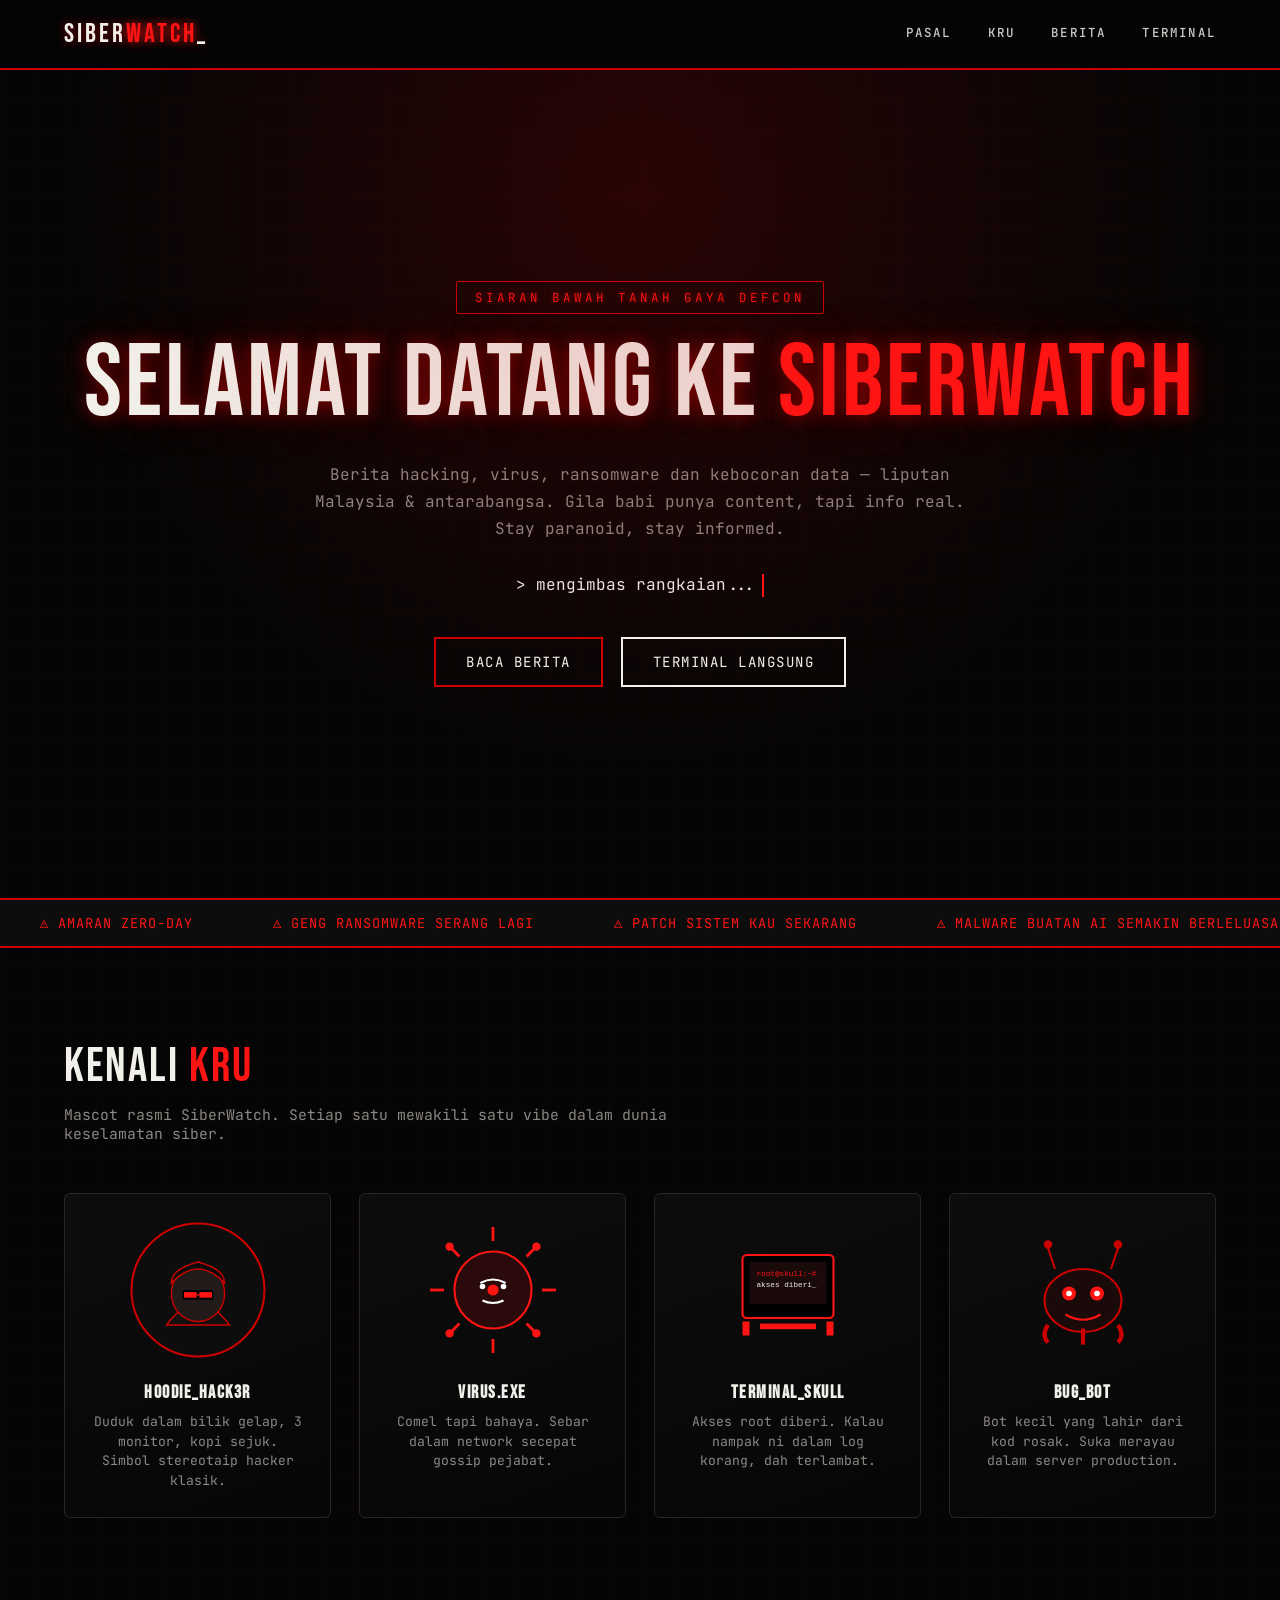
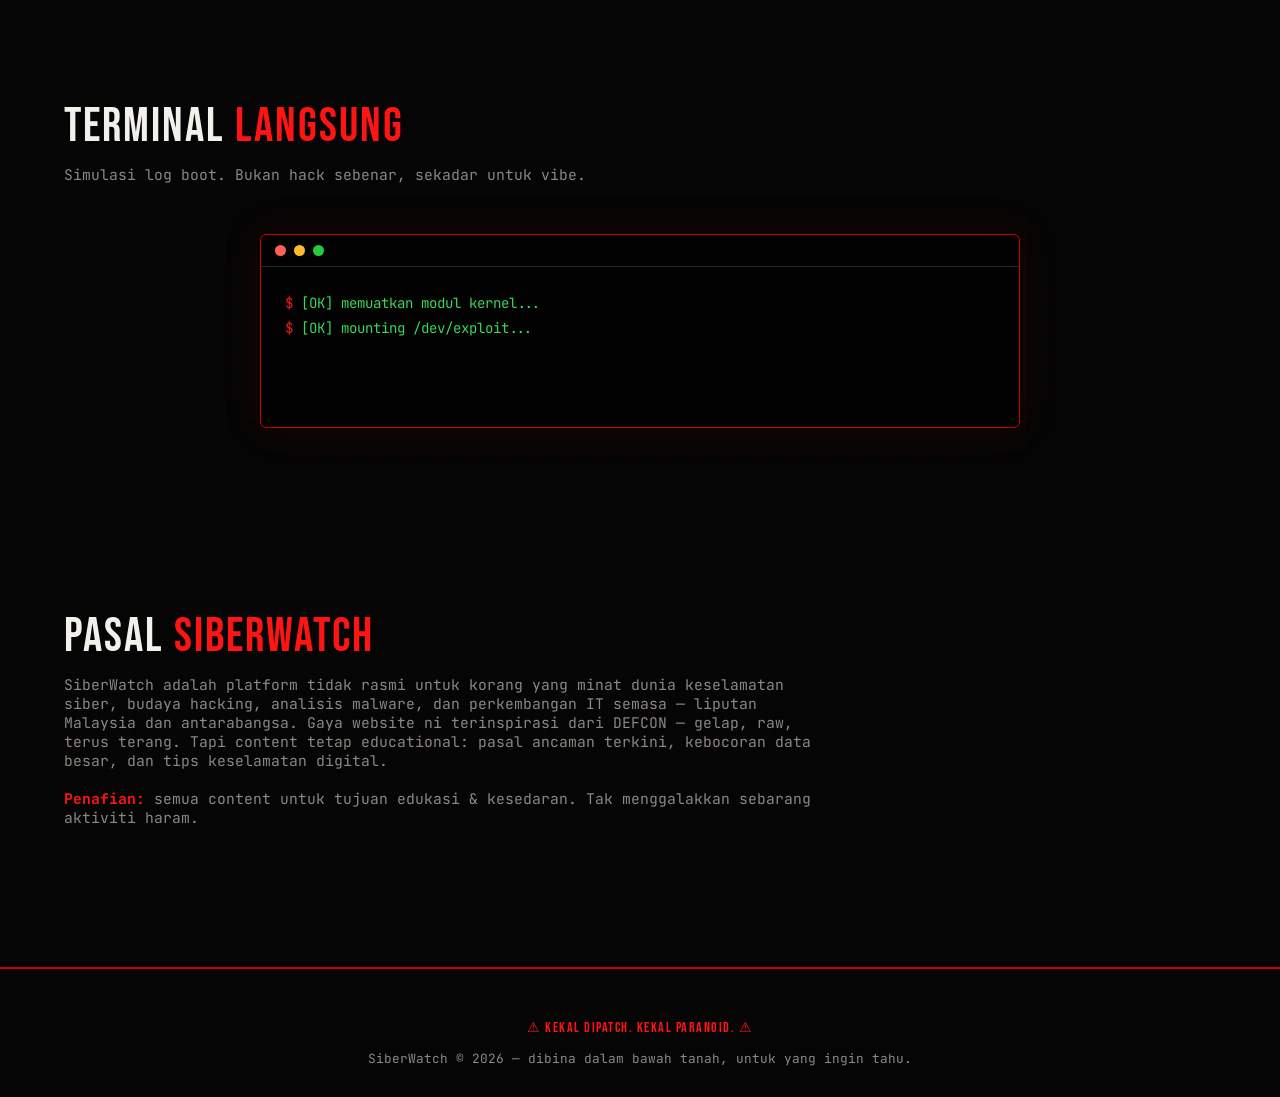
<file: index.html>
<!DOCTYPE html>
<html lang="ms">
<head>
<meta charset="UTF-8">
<meta name="viewport" content="width=device-width, initial-scale=1.0, viewport-fit=cover">
<title>SiberWatch :: Berita Hacking & Kebocoran Data</title>
<meta name="description" content="SiberWatch — sumber berita hacking, virus, ransomware dan kebocoran data, liputan Malaysia & antarabangsa.">
<link rel="preload" href="assets/fonts/bebas-neue-400.ttf" as="font" type="font/ttf" crossorigin>
<link rel="preload" href="assets/fonts/jetbrains-mono-400.ttf" as="font" type="font/ttf" crossorigin>
<link rel="stylesheet" href="css/style.css">
</head>
<body>
<div class="scanlines"></div>

<nav>
  <div class="logo">SIBER<span>WATCH</span>_</div>
  <button class="nav-toggle" id="nav-toggle" aria-label="Buka menu" aria-expanded="false">
    <span></span><span></span><span></span>
  </button>
  <div class="nav-links" id="nav-links">
    <a href="#about">pasal</a>
    <a href="#crew">kru</a>
    <a href="berita.html">berita</a>
    <a href="#terminal">terminal</a>
  </div>
</nav>

<section class="hero">
  <div class="hero-tag">SIARAN BAWAH TANAH GAYA DEFCON</div>
  <h1>SELAMAT DATANG KE <span class="glitch">SIBERWATCH</span></h1>
  <p class="sub">Berita hacking, virus, ransomware dan kebocoran data — liputan Malaysia & antarabangsa. Gila babi punya content, tapi info real. Stay paranoid, stay informed.</p>
  <div id="typed-line">&gt;</div>
  <div class="hero-ctas">
    <button class="btn" onclick="location.href='berita.html'">BACA BERITA</button>
    <button class="btn alt" onclick="document.getElementById('terminal').scrollIntoView({behavior:'smooth'})">TERMINAL LANGSUNG</button>
  </div>
</section>

<div class="ticker-wrap">
  <div class="ticker">
    <span>⚠ AMARAN ZERO-DAY</span>
    <span>⚠ GENG RANSOMWARE SERANG LAGI</span>
    <span>⚠ PATCH SISTEM KAU SEKARANG</span>
    <span>⚠ MALWARE BUATAN AI SEMAKIN BERLELUASA</span>
    <span>⚠ KEBOCORAN DATA: 40 JUTA REKOD TERDEDAH</span>
    <span>⚠ AMARAN ZERO-DAY</span>
    <span>⚠ GENG RANSOMWARE SERANG LAGI</span>
    <span>⚠ PATCH SISTEM KAU SEKARANG</span>
    <span>⚠ MALWARE BUATAN AI SEMAKIN BERLELUASA</span>
    <span>⚠ KEBOCORAN DATA: 40 JUTA REKOD TERDEDAH</span>
  </div>
</div>

<section id="crew">
  <h2 class="section-title">KENALI <span class="accent">KRU</span></h2>
  <p class="section-sub">Mascot rasmi SiberWatch. Setiap satu mewakili satu vibe dalam dunia keselamatan siber.</p>

  <div class="mascot-grid">

    <div class="mascot-card">
      <svg viewBox="0 0 200 200">
        <circle cx="100" cy="100" r="95" fill="#0e0d0d" stroke="#cc0000" stroke-width="3"/>
        <path d="M55 150 Q100 90 145 150 Z" fill="#151010" stroke="#cc0000" stroke-width="2"/>
        <ellipse cx="100" cy="105" rx="38" ry="40" fill="#231a1a" stroke="#cc0000" stroke-width="2"/>
        <path d="M62 90 Q100 50 138 90 Q138 70 100 60 Q62 70 62 90 Z" fill="#0a0a0a" stroke="#cc0000" stroke-width="2"/>
        <rect x="78" y="100" width="44" height="14" rx="3" fill="#000"/>
        <rect x="80" y="103" width="18" height="8" fill="#ff1414"/>
        <rect x="102" y="103" width="18" height="8" fill="#ff1414"/>
        <line x1="98" y1="107" x2="102" y2="107" stroke="#ff1414" stroke-width="2"/>
      </svg>
      <h3>HOODIE_HACK3R</h3>
      <p>Duduk dalam bilik gelap, 3 monitor, kopi sejuk. Simbol stereotaip hacker klasik.</p>
    </div>

    <div class="mascot-card">
      <svg viewBox="0 0 200 200">
        <circle cx="100" cy="100" r="55" fill="#2a0a0a" stroke="#ff1414" stroke-width="3"/>
        <g stroke="#ff1414" stroke-width="4">
          <line x1="100" y1="30" x2="100" y2="10"/>
          <line x1="100" y1="170" x2="100" y2="190"/>
          <line x1="30" y1="100" x2="10" y2="100"/>
          <line x1="170" y1="100" x2="190" y2="100"/>
          <line x1="52" y1="52" x2="38" y2="38"/>
          <line x1="148" y1="148" x2="162" y2="162"/>
          <line x1="52" y1="148" x2="38" y2="162"/>
          <line x1="148" y1="52" x2="162" y2="38"/>
        </g>
        <circle cx="100" cy="100" r="8" fill="#ff1414"/>
        <circle cx="38" cy="38" r="6" fill="#ff1414"/>
        <circle cx="162" cy="162" r="6" fill="#ff1414"/>
        <circle cx="162" cy="38" r="6" fill="#ff1414"/>
        <circle cx="38" cy="162" r="6" fill="#ff1414"/>
        <path d="M82 90 Q100 80 118 90" stroke="#fff" stroke-width="3" fill="none"/>
        <circle cx="85" cy="95" r="4" fill="#fff"/>
        <circle cx="115" cy="95" r="4" fill="#fff"/>
        <path d="M85 115 Q100 122 115 115" stroke="#fff" stroke-width="3" fill="none"/>
      </svg>
      <h3>VIRUS.EXE</h3>
      <p>Comel tapi bahaya. Sebar dalam network secepat gossip pejabat.</p>
    </div>

    <div class="mascot-card">
      <svg viewBox="0 0 200 200">
        <rect x="35" y="50" width="130" height="90" rx="6" fill="#000" stroke="#ff1414" stroke-width="3"/>
        <rect x="45" y="60" width="110" height="60" fill="#1a0a0a"/>
        <text x="55" y="80" fill="#ff1414" font-family="monospace" font-size="11">root@skull:~#</text>
        <text x="55" y="95" fill="#f2f0ea" font-family="monospace" font-size="11">akses diberi_</text>
        <rect x="60" y="148" width="80" height="8" fill="#ff1414"/>
        <rect x="35" y="145" width="10" height="20" fill="#ff1414"/>
        <rect x="155" y="145" width="10" height="20" fill="#ff1414"/>
      </svg>
      <h3>TERMINAL_SKULL</h3>
      <p>Akses root diberi. Kalau nampak ni dalam log korang, dah terlambat.</p>
    </div>

    <div class="mascot-card">
      <svg viewBox="0 0 200 200">
        <ellipse cx="100" cy="115" rx="55" ry="45" fill="#1a0a0a" stroke="#cc0000" stroke-width="3"/>
        <circle cx="80" cy="105" r="10" fill="#ff1414"/>
        <circle cx="120" cy="105" r="10" fill="#ff1414"/>
        <circle cx="80" cy="105" r="4" fill="#fff"/>
        <circle cx="120" cy="105" r="4" fill="#fff"/>
        <path d="M75 135 Q100 150 125 135" stroke="#ff1414" stroke-width="3" fill="none"/>
        <line x1="60" y1="70" x2="50" y2="40" stroke="#cc0000" stroke-width="3"/>
        <line x1="140" y1="70" x2="150" y2="40" stroke="#cc0000" stroke-width="3"/>
        <circle cx="50" cy="35" r="6" fill="#cc0000"/>
        <circle cx="150" cy="35" r="6" fill="#cc0000"/>
        <path d="M50 150 Q40 165 50 175" stroke="#cc0000" stroke-width="6" fill="none"/>
        <path d="M150 150 Q160 165 150 175" stroke="#cc0000" stroke-width="6" fill="none"/>
        <path d="M100 155 Q100 170 100 178" stroke="#cc0000" stroke-width="6" fill="none"/>
      </svg>
      <h3>BUG_BOT</h3>
      <p>Bot kecil yang lahir dari kod rosak. Suka merayau dalam server production.</p>
    </div>

  </div>
</section>

<section id="terminal">
  <h2 class="section-title">TERMINAL <span class="accent">LANGSUNG</span></h2>
  <p class="section-sub">Simulasi log boot. Bukan hack sebenar, sekadar untuk vibe.</p>
  <div class="terminal">
    <div class="terminal-bar">
      <span class="dot-red"></span><span class="dot-yellow"></span><span class="dot-green"></span>
    </div>
    <div class="terminal-body" id="boot-log"></div>
  </div>
</section>

<section id="about">
  <h2 class="section-title">PASAL <span class="accent">SIBERWATCH</span></h2>
  <p class="section-sub" style="max-width:760px">
    SiberWatch adalah platform tidak rasmi untuk korang yang minat dunia keselamatan siber, budaya hacking, analisis malware, dan perkembangan IT semasa — liputan Malaysia dan antarabangsa.
    Gaya website ni terinspirasi dari DEFCON — gelap, raw, terus terang. Tapi content tetap educational: pasal ancaman terkini, kebocoran data besar, dan tips keselamatan digital.
    <br><br>
    <strong style="color:var(--red-bright)">Penafian:</strong> semua content untuk tujuan edukasi & kesedaran. Tak menggalakkan sebarang aktiviti haram.
  </p>
</section>

<footer>
  <div class="warn">⚠ KEKAL DIPATCH. KEKAL PARANOID. ⚠</div>
  <p>SiberWatch © 2026 — dibina dalam bawah tanah, untuk yang ingin tahu.</p>
</footer>

<script src="js/main.js" defer></script>
</body>
</html>
</file>
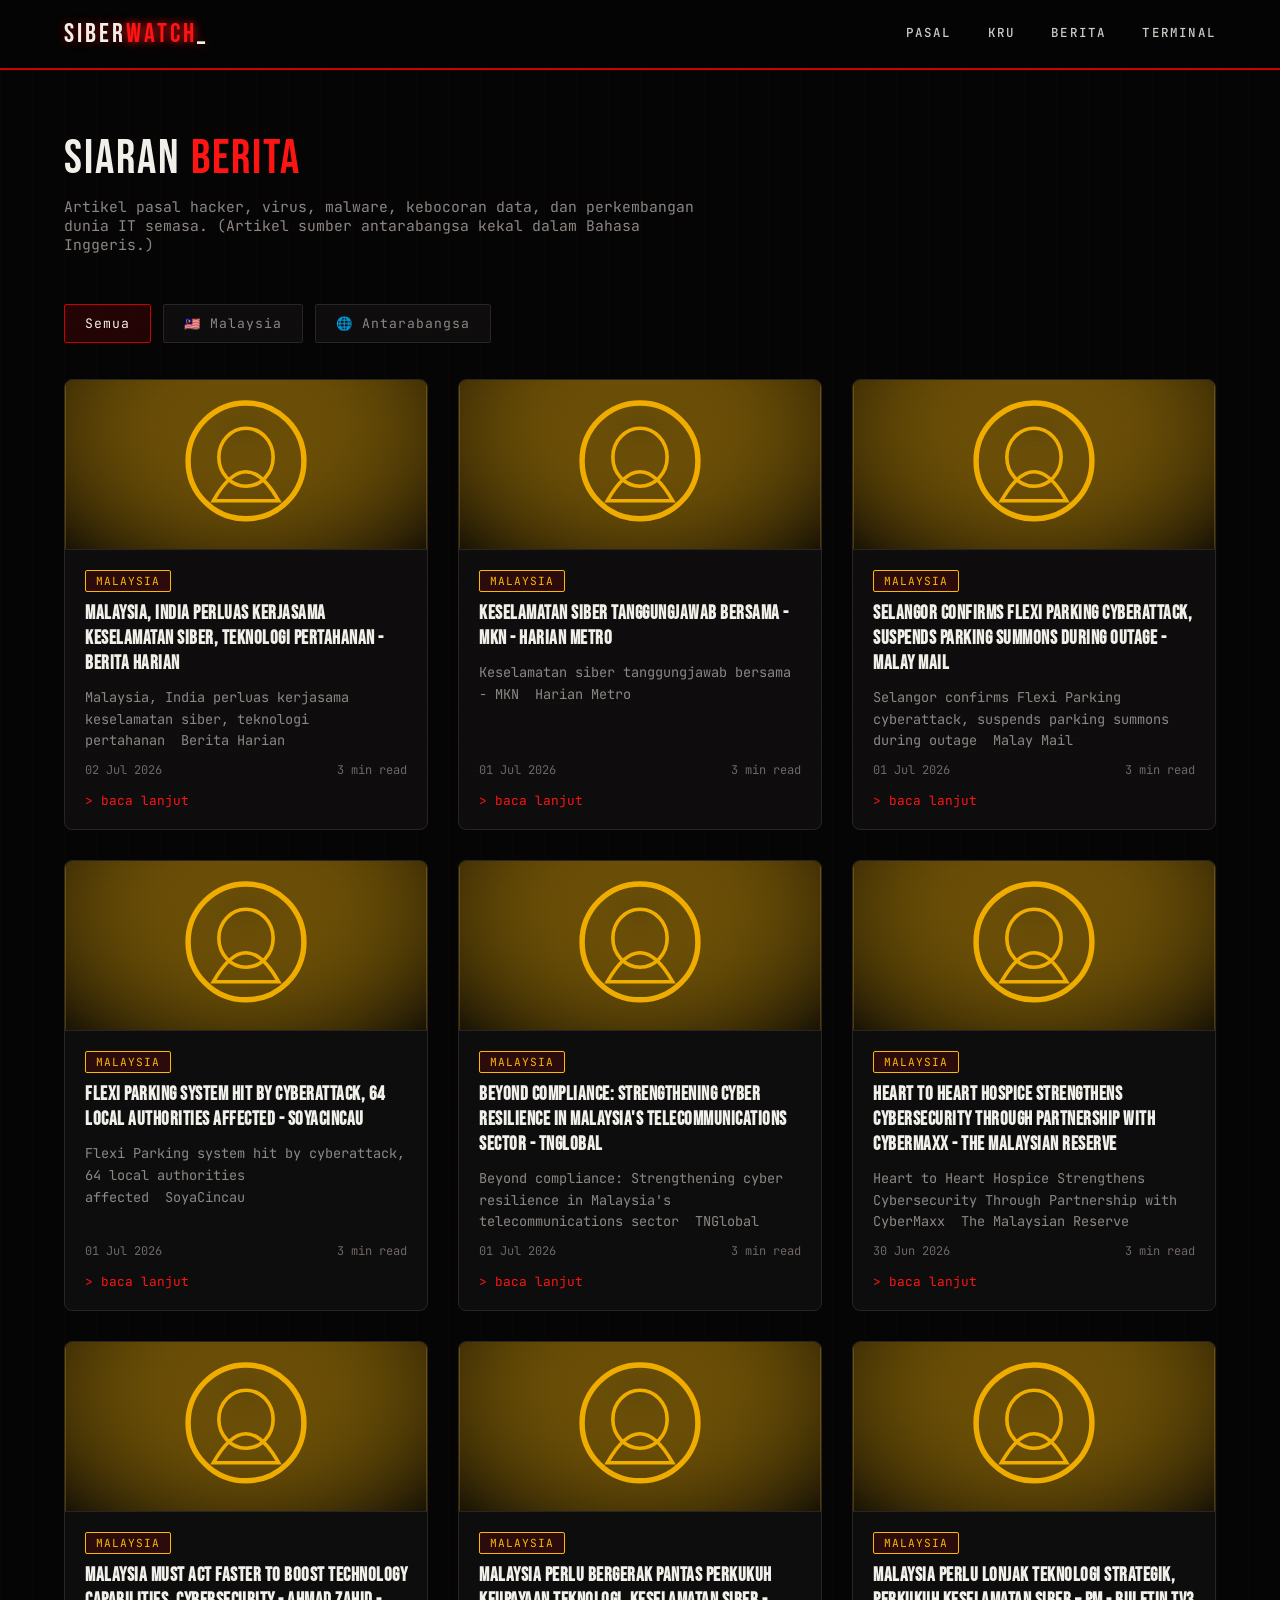
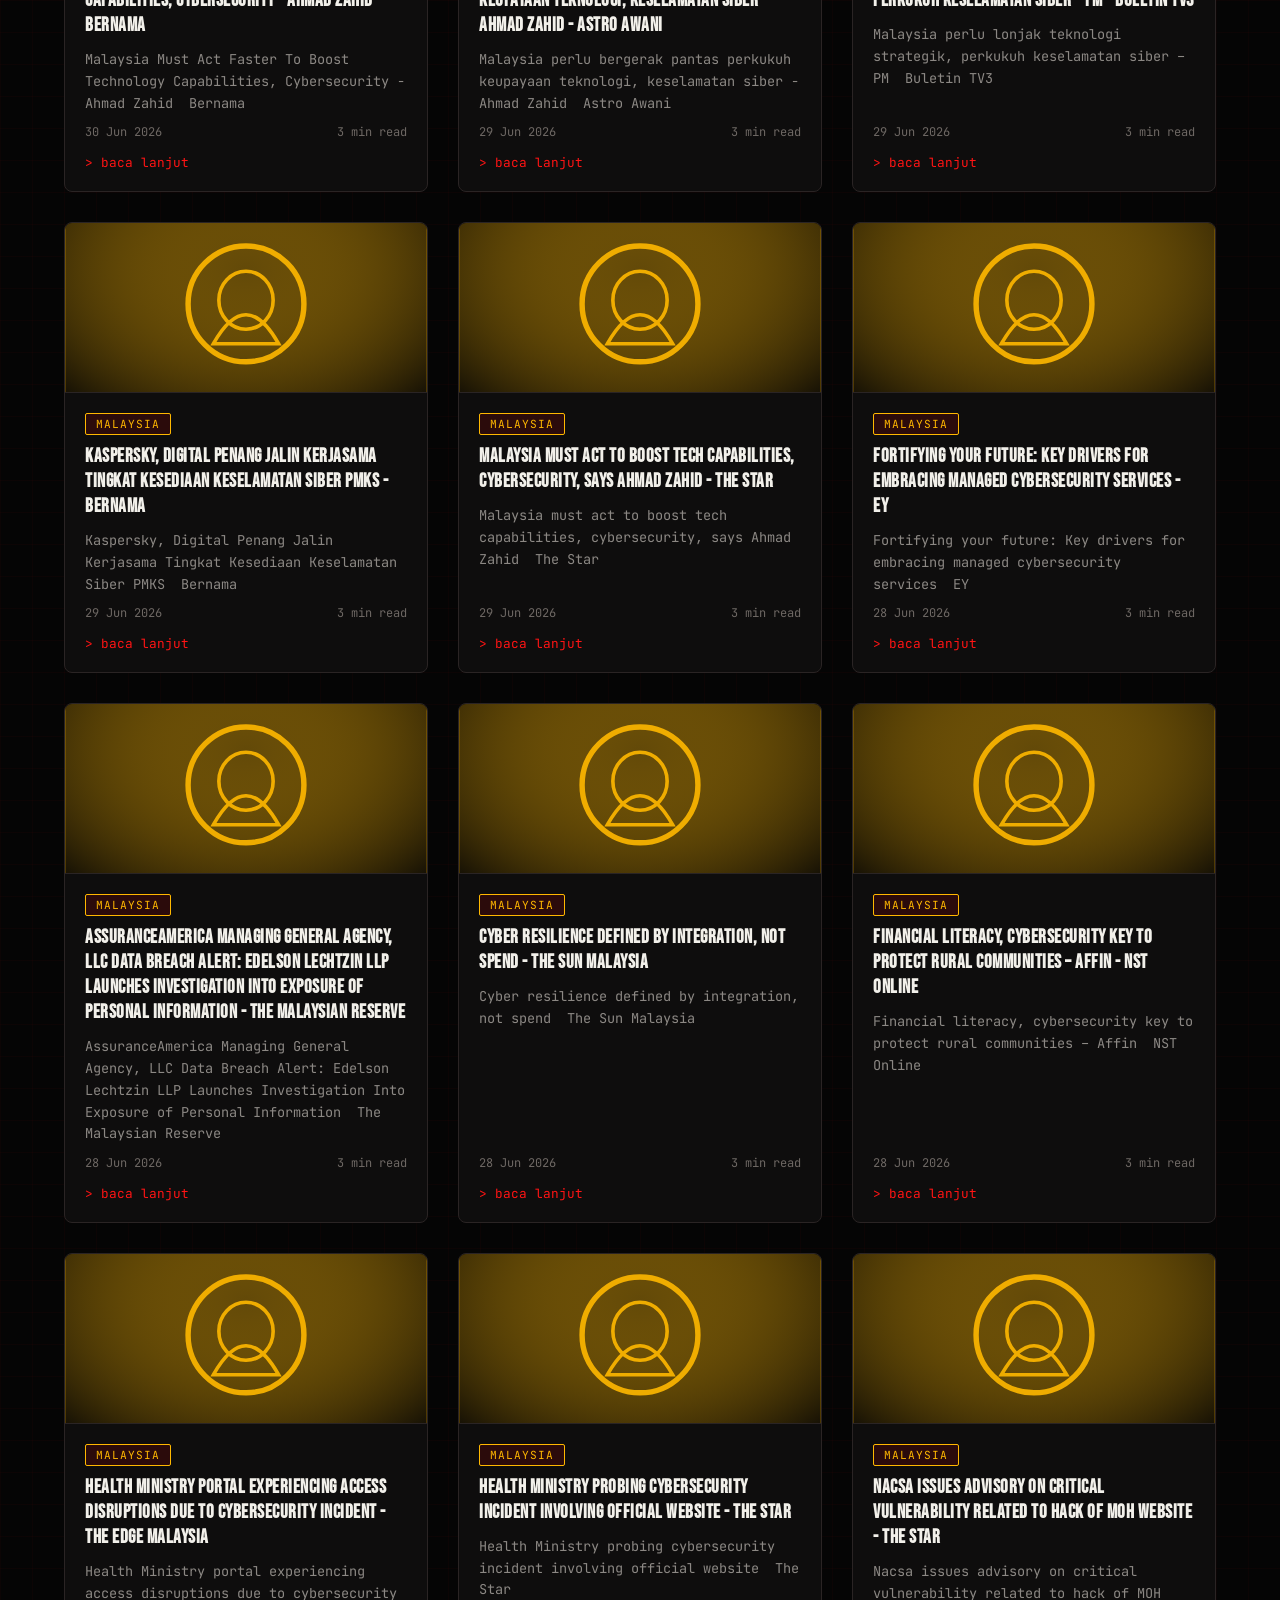
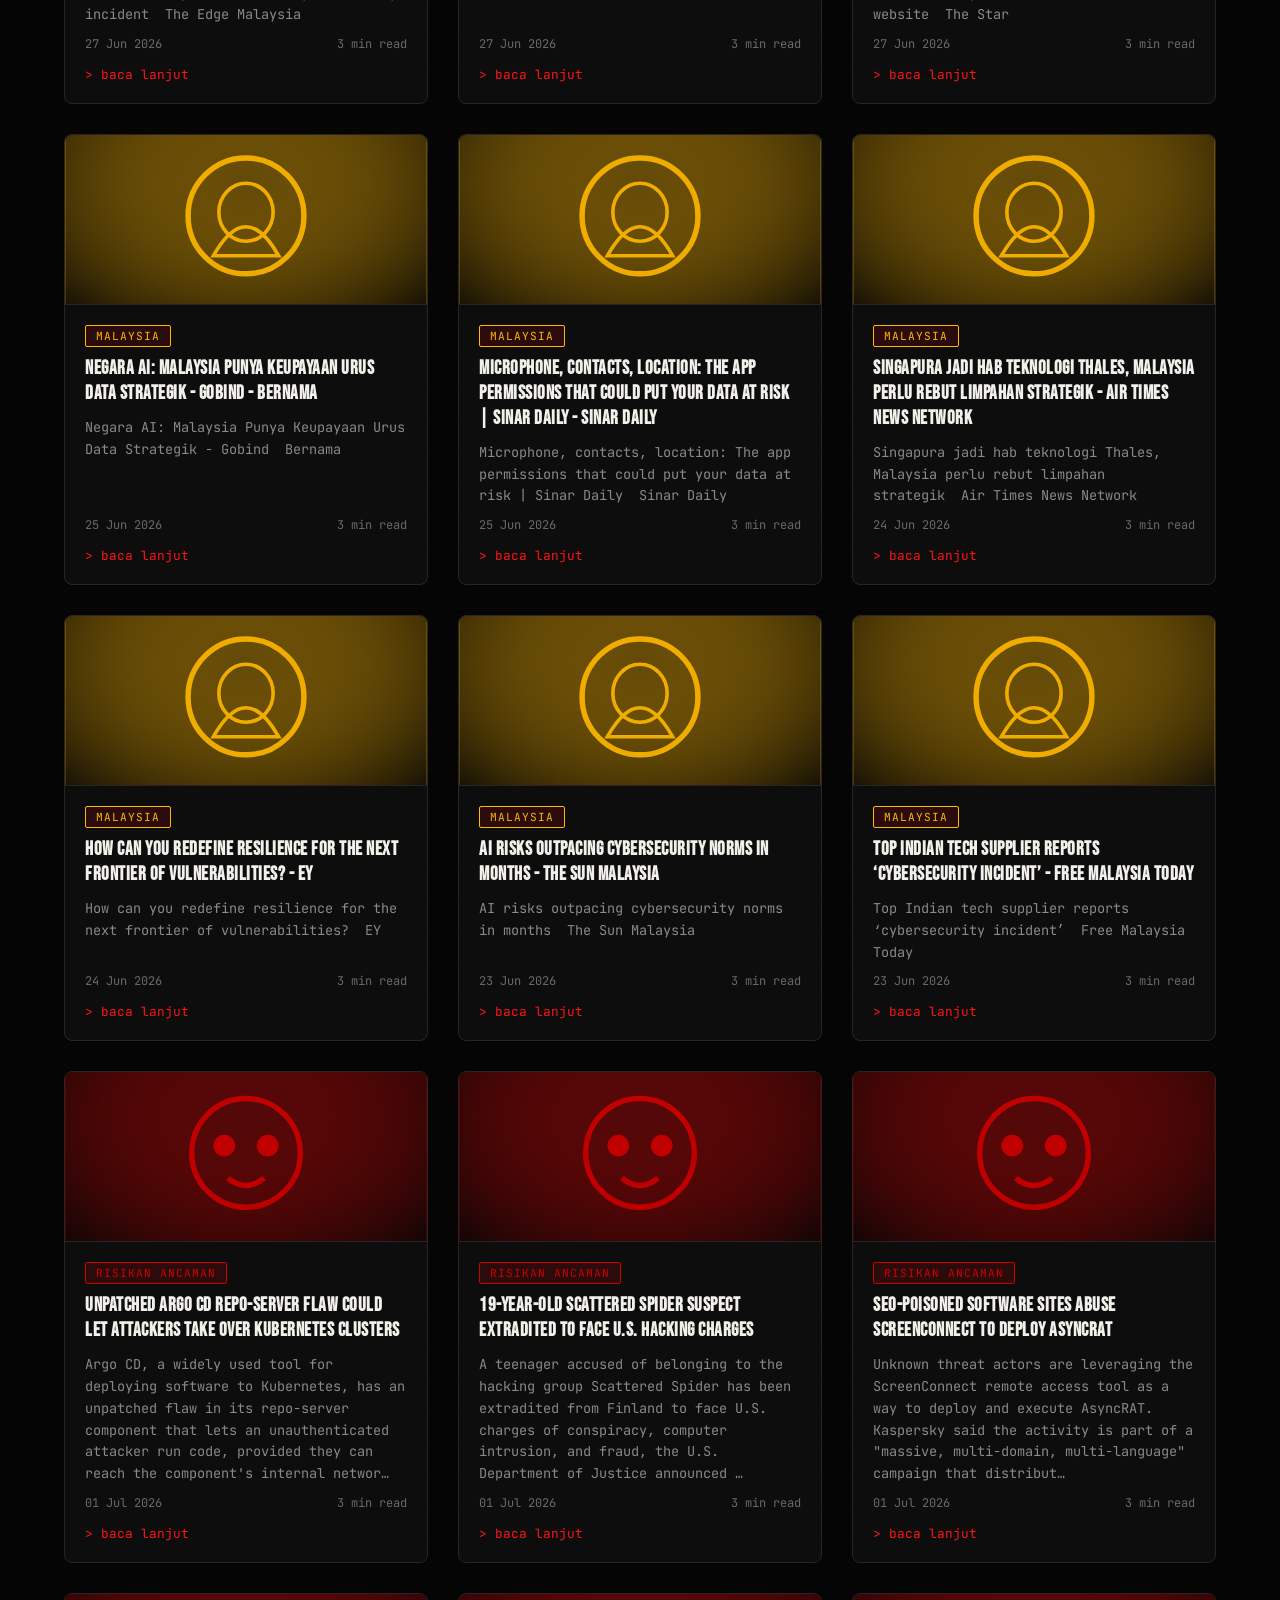
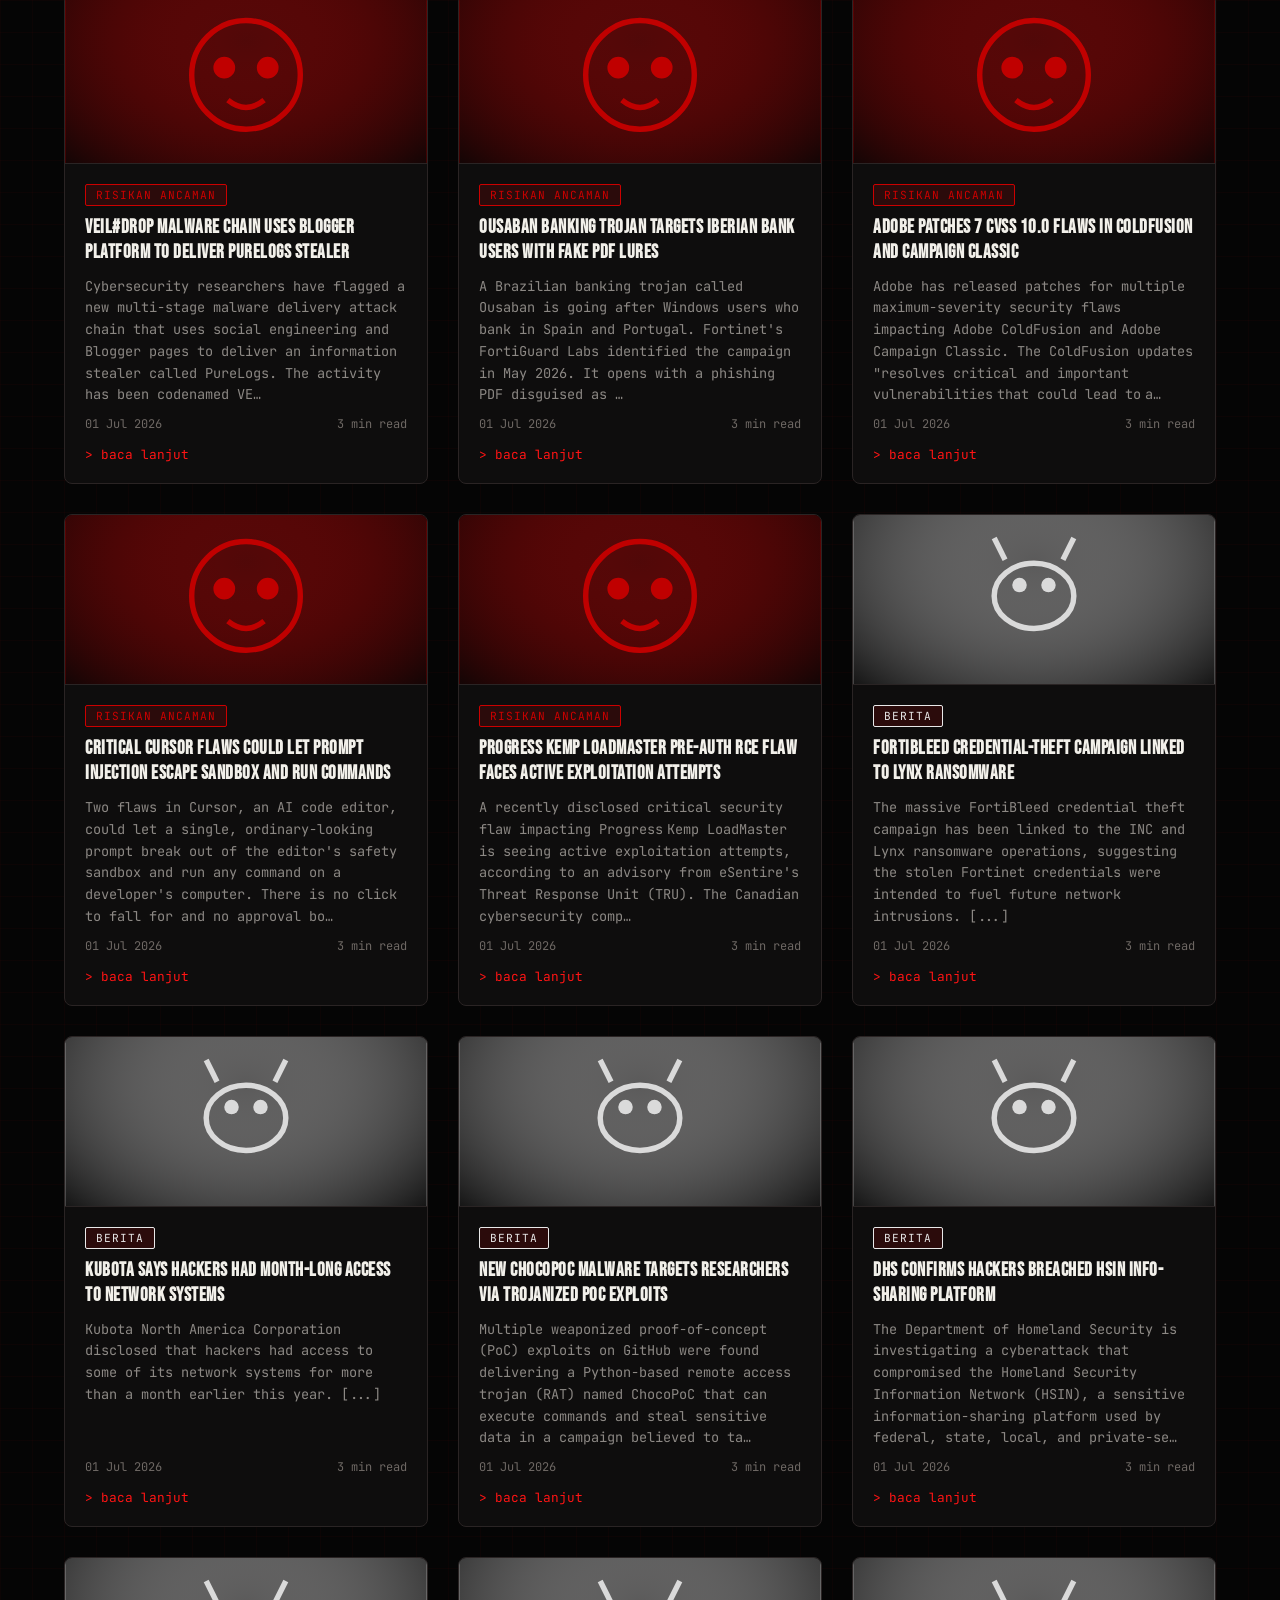
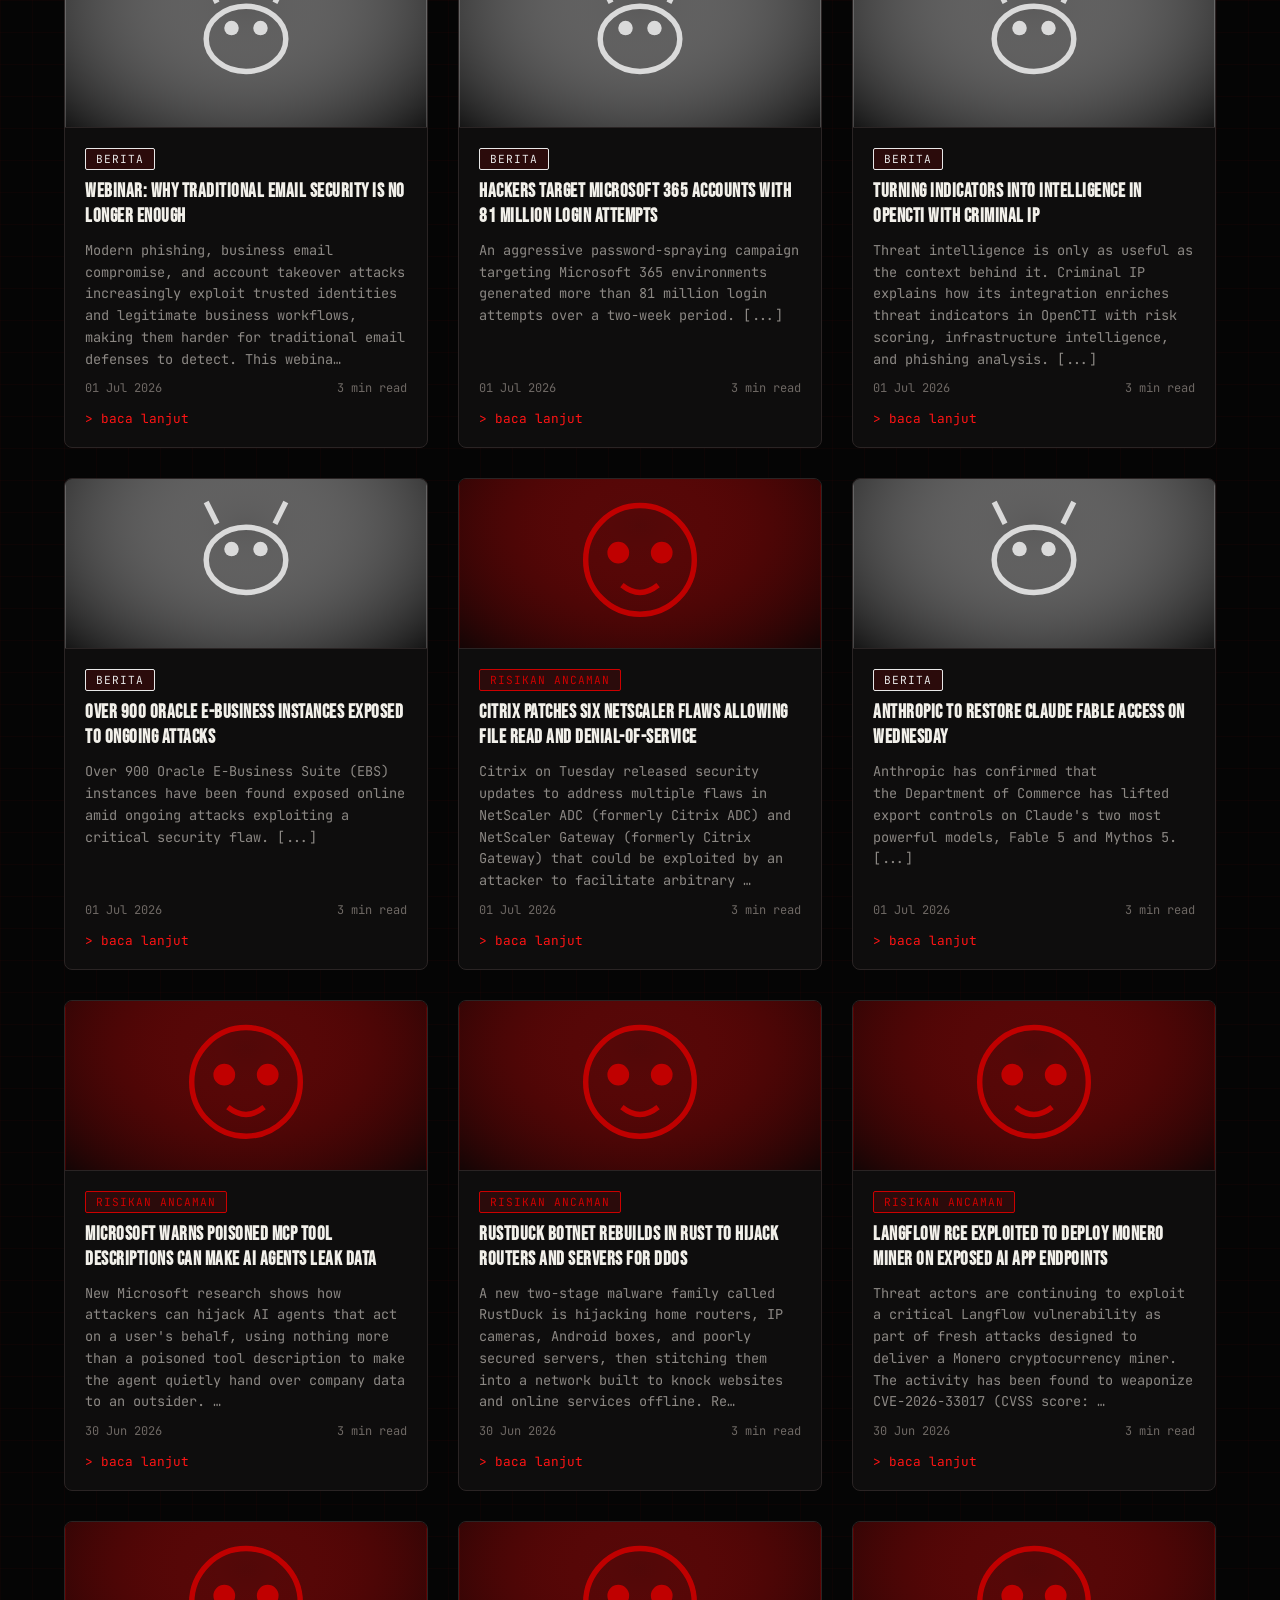
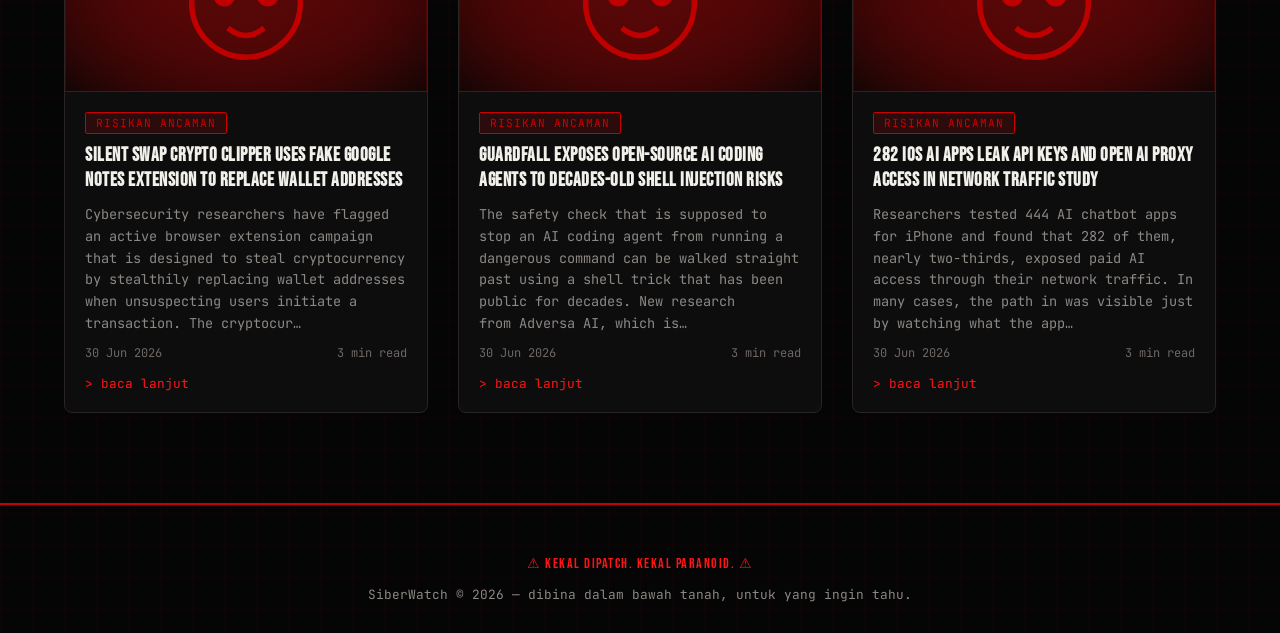
<file: berita.html>
<!DOCTYPE html>
<html lang="ms">
<head>
<meta charset="UTF-8">
<meta name="viewport" content="width=device-width, initial-scale=1.0, viewport-fit=cover">
<title>SiberWatch :: Siaran Berita</title>
<meta name="description" content="Berita hacking, ransomware dan kebocoran data terkini — Malaysia & antarabangsa.">
<link rel="preload" href="assets/fonts/bebas-neue-400.ttf" as="font" type="font/ttf" crossorigin>
<link rel="preload" href="assets/fonts/jetbrains-mono-400.ttf" as="font" type="font/ttf" crossorigin>
<link rel="stylesheet" href="css/style.css">
</head>
<body>
<div class="scanlines"></div>

<nav>
  <div class="logo"><a href="index.html" style="color:inherit">SIBER<span>WATCH</span>_</a></div>
  <button class="nav-toggle" id="nav-toggle" aria-label="Buka menu" aria-expanded="false">
    <span></span><span></span><span></span>
  </button>
  <div class="nav-links" id="nav-links">
    <a href="index.html#about">pasal</a>
    <a href="index.html#crew">kru</a>
    <a href="berita.html">berita</a>
    <a href="index.html#terminal">terminal</a>
  </div>
</nav>

<section style="padding-top:60px;">
  <h2 class="section-title">SIARAN <span class="accent">BERITA</span></h2>
  <p class="section-sub">Artikel pasal hacker, virus, malware, kebocoran data, dan perkembangan dunia IT semasa. (Artikel sumber antarabangsa kekal dalam Bahasa Inggeris.)</p>

  <div class="region-tabs" id="region-tabs">
    <button class="region-tab active" data-region="all">Semua</button>
    <button class="region-tab" data-region="malaysia">🇲🇾 Malaysia</button>
    <button class="region-tab" data-region="international">🌐 Antarabangsa</button>
  </div>

  <div class="blog-grid" id="blog-grid">
    <p style="color:var(--text-dim)">&gt; memuatkan siaran...</p>
  </div>
</section>

<footer>
  <div class="warn">⚠ KEKAL DIPATCH. KEKAL PARANOID. ⚠</div>
  <p>SiberWatch © 2026 — dibina dalam bawah tanah, untuk yang ingin tahu.</p>
</footer>

<script src="js/main.js" defer></script>
<script src="js/blog-render.js" defer></script>
</body>
</html>
</file>
<file: css/style.css>
/* HACKZONE - tema DEFCON (red/black/white, no rainbow neon) */

@font-face{
  font-family:'Bebas Neue'; font-style:normal; font-weight:400; font-display:swap;
  src:url('../assets/fonts/bebas-neue-400.ttf') format('truetype');
}
@font-face{
  font-family:'JetBrains Mono'; font-style:normal; font-weight:400; font-display:swap;
  src:url('../assets/fonts/jetbrains-mono-400.ttf') format('truetype');
}
@font-face{
  font-family:'JetBrains Mono'; font-style:normal; font-weight:500; font-display:swap;
  src:url('../assets/fonts/jetbrains-mono-500.ttf') format('truetype');
}
@font-face{
  font-family:'JetBrains Mono'; font-style:normal; font-weight:700; font-display:swap;
  src:url('../assets/fonts/jetbrains-mono-700.ttf') format('truetype');
}

:root{
  --bg: #050505;
  --bg2: #0e0d0d;
  --red: #cc0000;
  --red-bright: #ff1414;
  --white: #f2f0ea;
  --text-dim: #8c8884;
  --border: #2a2424;
  --green-term: #3ad65a;
}

*{margin:0;padding:0;box-sizing:border-box;}

body{
  background: var(--bg);
  color: var(--white);
  font-family: 'JetBrains Mono', monospace;
  overflow-x: hidden;
  background-image:
    linear-gradient(rgba(204,0,0,0.035) 1px, transparent 1px),
    linear-gradient(90deg, rgba(204,0,0,0.035) 1px, transparent 1px);
  background-size: 32px 32px;
}

a{color:var(--red-bright); text-decoration:none;}
::selection{background:var(--red); color:#fff;}

/* scanline overlay */
.scanlines{
  position:fixed; inset:0; pointer-events:none; z-index:9999;
  background: repeating-linear-gradient(
    to bottom,
    rgba(0,0,0,0) 0px,
    rgba(0,0,0,0) 2px,
    rgba(255,0,0,0.02) 3px,
    rgba(0,0,0,0) 4px
  );
  mix-blend-mode: overlay;
}

/* NAV */
nav{
  position:sticky; top:0; z-index:100;
  display:flex; justify-content:space-between; align-items:center;
  padding:18px 5vw;
  background: rgba(5,5,5,0.9);
  border-bottom: 2px solid var(--red);
  backdrop-filter: blur(6px);
}
.logo{
  font-family:'Bebas Neue','Anton',sans-serif; font-weight:400; font-size:1.7rem;
  color:var(--white); letter-spacing:3px;
  text-shadow: 0 0 10px rgba(204,0,0,.6);
}
.logo span{color:var(--red-bright); text-shadow:0 0 10px var(--red-bright);}
.nav-links{display:flex; gap:36px; align-items:center;}
.nav-links a{
  color:#cfcac4; font-size:.78rem; letter-spacing:2.2px; text-transform:uppercase;
  font-family:'JetBrains Mono',monospace; font-weight:500; transition:.2s;
  position:relative; padding-bottom:4px;
}
.nav-links a::after{
  content:""; position:absolute; left:0; bottom:0; width:0; height:1px;
  background:var(--red-bright); transition:width .2s;
}
.nav-links a:hover{color:var(--red-bright); text-shadow:0 0 8px rgba(255,20,20,.6);}
.nav-links a:hover::after{width:100%;}

/* mobile nav toggle (hamburger) */
.nav-toggle{
  display:none; flex-direction:column; justify-content:center; gap:5px;
  width:36px; height:36px; background:transparent; border:1px solid var(--border);
  cursor:pointer; padding:8px;
}
.nav-toggle span{display:block; width:100%; height:2px; background:var(--white); transition:.25s;}
.nav-toggle.open span:nth-child(1){transform:translateY(7px) rotate(45deg);}
.nav-toggle.open span:nth-child(2){opacity:0;}
.nav-toggle.open span:nth-child(3){transform:translateY(-7px) rotate(-45deg);}

/* HERO */
.hero{
  min-height:92vh; display:flex; flex-direction:column; justify-content:center; align-items:center;
  text-align:center; padding:40px 5vw; position:relative; overflow:hidden;
}
.hero::before{
  content:""; position:absolute; inset:0;
  background: radial-gradient(circle at 50% 15%, rgba(204,0,0,0.18), transparent 60%);
  pointer-events:none;
}
.hero-tag{
  font-size:.78rem; color:var(--red-bright); letter-spacing:4px; margin-bottom:20px;
  border:1px solid var(--red); padding:7px 18px; border-radius:2px;
  text-shadow:0 0 6px rgba(255,20,20,.5);
  animation: flicker 3s infinite;
  font-family:'JetBrains Mono',monospace;
}
.hero h1{
  font-family:'Bebas Neue','Anton',sans-serif; font-weight:400;
  font-size:clamp(2.8rem,8vw,6.4rem); line-height:1.0;
  color:var(--white); text-shadow:0 0 18px rgba(204,0,0,.55), 0 0 50px rgba(204,0,0,.25);
  letter-spacing:3px;
}
.hero h1 .glitch{
  color:var(--red-bright);
  position:relative;
  animation: glitch 2.6s infinite;
}
.hero p.sub{
  margin-top:24px; max-width:680px; color:var(--text-dim); font-size:1rem; line-height:1.7;
  font-family:'JetBrains Mono',monospace;
}
#typed-line{
  margin-top:32px; font-size:1rem; color:var(--white);
  border-right:2px solid var(--red-bright);
  padding-right:6px; min-height:1.4em;
  font-family:'JetBrains Mono',monospace;
}
.hero-ctas{margin-top:40px; display:flex; gap:18px; flex-wrap:wrap; justify-content:center;}
.btn{
  font-family:'JetBrains Mono',monospace; font-size:.88rem; letter-spacing:1.5px;
  padding:14px 30px; border:2px solid var(--red); color:var(--white);
  background:transparent; cursor:pointer; text-transform:uppercase;
  transition:.2s; position:relative;
}
.btn:hover{background:var(--red); color:#fff; box-shadow:0 0 25px rgba(204,0,0,.6);}
.btn.alt{border-color:var(--white); color:var(--white);}
.btn.alt:hover{background:var(--white); color:#000; box-shadow:0 0 25px rgba(255,255,255,.4);}

@keyframes flicker{0%,100%{opacity:1;}45%{opacity:.5;}50%{opacity:1;}52%{opacity:.3;}55%{opacity:1;}}
@keyframes glitch{
  0%,100%{ text-shadow:0 0 12px rgba(204,0,0,.6); }
  20%{ transform:translate(-2px,1px); text-shadow:2px 0 var(--red-bright), -2px 0 var(--white); }
  21%{ transform:translate(0,0); text-shadow:0 0 12px rgba(204,0,0,.6); }
  60%{ transform:translate(2px,-1px); text-shadow:-2px 0 var(--red-bright), 2px 0 var(--white); }
  61%{ transform:translate(0,0); }
}

/* SECTION GENERIC */
section{padding:90px 5vw;}
.section-title{
  font-family:'Bebas Neue','Anton',sans-serif; font-weight:400; font-size:clamp(1.9rem,4.5vw,3rem);
  color:var(--white); margin-bottom:10px; letter-spacing:2px;
}
.section-title .accent{color:var(--red-bright);}
.section-sub{color:var(--text-dim); margin-bottom:50px; max-width:640px; font-family:'JetBrains Mono',monospace; font-size:.92rem;}

/* MASCOTS / SVG GRID */
.mascot-grid{
  display:grid; grid-template-columns:repeat(auto-fit,minmax(220px,1fr)); gap:28px;
}
.mascot-card{
  background:linear-gradient(160deg,var(--bg2),#070606);
  border:1px solid var(--border); border-radius:6px; padding:26px;
  text-align:center; transition:.25s; position:relative; overflow:hidden;
}
.mascot-card:hover{
  border-color:var(--red); transform:translateY(-6px);
  box-shadow:0 10px 30px rgba(204,0,0,.18);
}
.mascot-card svg{width:100%; max-width:140px; height:140px; margin-bottom:16px;}
.mascot-card h3{color:var(--white); font-family:'Bebas Neue','Anton',sans-serif; font-size:1.15rem; margin-bottom:8px; letter-spacing:1.5px;}
.mascot-card p{color:var(--text-dim); font-size:.82rem; line-height:1.5; font-family:'JetBrains Mono',monospace;}

/* TICKER */
.ticker-wrap{
  border-top:2px solid var(--red); border-bottom:2px solid var(--red);
  background:var(--bg2); overflow:hidden; padding:14px 0;
}
.ticker{display:flex; white-space:nowrap; animation:scroll-left 28s linear infinite;}
.ticker span{padding:0 40px; color:var(--red-bright); font-size:.85rem; letter-spacing:1px; font-family:'JetBrains Mono',monospace;}
@keyframes scroll-left{0%{transform:translateX(0);}100%{transform:translateX(-50%);}}

/* REGION TABS */
.region-tabs{display:flex; gap:12px; margin-bottom:36px; flex-wrap:wrap;}
.region-tab{
  font-family:'JetBrains Mono',monospace; font-size:.82rem; letter-spacing:1px;
  padding:10px 20px; border:1px solid var(--border); background:var(--bg2); color:var(--text-dim);
  cursor:pointer; transition:.2s; border-radius:2px;
}
.region-tab:hover{border-color:var(--red); color:var(--white);}
.region-tab.active{border-color:var(--red); background:rgba(204,0,0,.15); color:var(--white);}

/* BLOG GRID */
.blog-grid{
  display:grid; grid-template-columns:repeat(auto-fit,minmax(280px,1fr)); gap:30px;
}
.post-card{
  background:var(--bg2); border:1px solid var(--border); border-radius:8px;
  overflow:hidden; transition:.25s; display:flex; flex-direction:column;
}
.post-card:hover{border-color:var(--red); box-shadow:0 10px 30px rgba(204,0,0,.15); transform:translateY(-4px);}
.post-thumb{
  height:170px; display:flex; align-items:center; justify-content:center;
  border-bottom:1px solid var(--border);
  position:relative; overflow:hidden;
}
.post-thumb svg{width:100%; height:100%;}
.post-thumb img{width:100%; height:100%; object-fit:cover; filter:grayscale(.2) contrast(1.08) saturate(1.1);}
.post-body{padding:20px; display:flex; flex-direction:column; gap:10px; flex:1;}
.post-tag{
  font-size:.7rem; letter-spacing:1px; color:var(--white); text-transform:uppercase;
  border:1px solid var(--red); background:rgba(204,0,0,.15); width:fit-content; padding:3px 10px; border-radius:2px;
  font-family:'JetBrains Mono',monospace;
}
.post-body h3{color:var(--white); font-family:'Bebas Neue','Anton',sans-serif; font-size:1.2rem; letter-spacing:.5px; line-height:1.3;}
.post-body p{color:var(--text-dim); font-size:.85rem; line-height:1.6; flex:1; font-family:'JetBrains Mono',monospace;}
.post-meta{font-size:.75rem; color:#6e6864; display:flex; justify-content:space-between; margin-top:auto; font-family:'JetBrains Mono',monospace;}
.post-link{color:var(--red-bright); font-size:.8rem; margin-top:4px; font-family:'JetBrains Mono',monospace;}
.post-link:hover{text-shadow:0 0 8px rgba(255,20,20,.5);}

/* TERMINAL BOX */
.terminal{
  background:#020202; border:1px solid var(--red); border-radius:6px;
  max-width:760px; margin:0 auto; box-shadow:0 0 40px rgba(204,0,0,.12);
}
.terminal-bar{
  display:flex; gap:8px; padding:10px 14px; border-bottom:1px solid var(--border);
}
.terminal-bar span{width:11px; height:11px; border-radius:50%; display:inline-block;}
.dot-red{background:#ff5f56;} .dot-yellow{background:#ffbd2e;} .dot-green{background:#27c93f;}
.terminal-body{padding:24px; font-size:.88rem; line-height:1.8; color:var(--green-term); min-height:160px; font-family:'JetBrains Mono',monospace;}
.terminal-body .prompt{color:var(--red-bright);}

/* FOOTER */
footer{
  border-top:2px solid var(--red); padding:50px 5vw 30px; text-align:center;
  color:var(--text-dim); font-size:.8rem; font-family:'JetBrains Mono',monospace;
}
footer .warn{
  color:var(--red-bright); margin-bottom:14px; font-size:.9rem; letter-spacing:1.5px;
  font-family:'Bebas Neue','Anton',sans-serif;
}

/* ============ RESPONSIVE ============ */

/* Tablet (<=1024px): tighten grid + section padding */
@media (max-width:1024px){
  section{padding:70px 4vw;}
  .mascot-grid{grid-template-columns:repeat(auto-fit,minmax(200px,1fr));}
  .blog-grid{grid-template-columns:repeat(auto-fit,minmax(240px,1fr)); gap:22px;}
}

/* Mobile/small tablet (<=768px): hamburger nav, stack hero, single column cards */
@media (max-width:768px){
  nav{padding:14px 5vw;}
  .nav-toggle{display:flex;}
  .nav-links{
    display:none; position:absolute; top:100%; left:0; right:0;
    flex-direction:column; gap:0; background:rgba(5,5,5,0.97);
    border-bottom:2px solid var(--red); padding:8px 0;
  }
  .nav-links.open{display:flex;}
  .nav-links a{padding:14px 5vw; width:100%;}
  .nav-links a::after{display:none;}

  section{padding:56px 6vw;}
  .hero{min-height:80vh; padding:32px 6vw;}
  .hero-ctas{flex-direction:column; width:100%;}
  .btn{width:100%;}

  .blog-grid{grid-template-columns:1fr;}
  .mascot-grid{grid-template-columns:repeat(2,1fr); gap:18px;}
  .region-tabs{gap:8px;}
  .region-tab{flex:1; text-align:center; padding:10px 8px; font-size:.74rem;}
}

/* Phone (<=480px): tighten further, smaller type */
@media (max-width:480px){
  .logo{font-size:1.4rem;}
  .hero-tag{font-size:.66rem; letter-spacing:2px; padding:6px 12px;}
  .hero p.sub{font-size:.88rem;}
  #typed-line{font-size:.85rem;}
  .mascot-grid{grid-template-columns:1fr 1fr; gap:14px;}
  .mascot-card{padding:18px;}
  .terminal-body{padding:16px; font-size:.78rem;}
  .post-body{padding:16px;}
}

/* Large desktop (>=1440px): cap content width so it doesn't stretch thin */
@media (min-width:1440px){
  nav, section{padding-left:max(5vw, calc((100vw - 1320px) / 2)); padding-right:max(5vw, calc((100vw - 1320px) / 2));}
}
</file>
